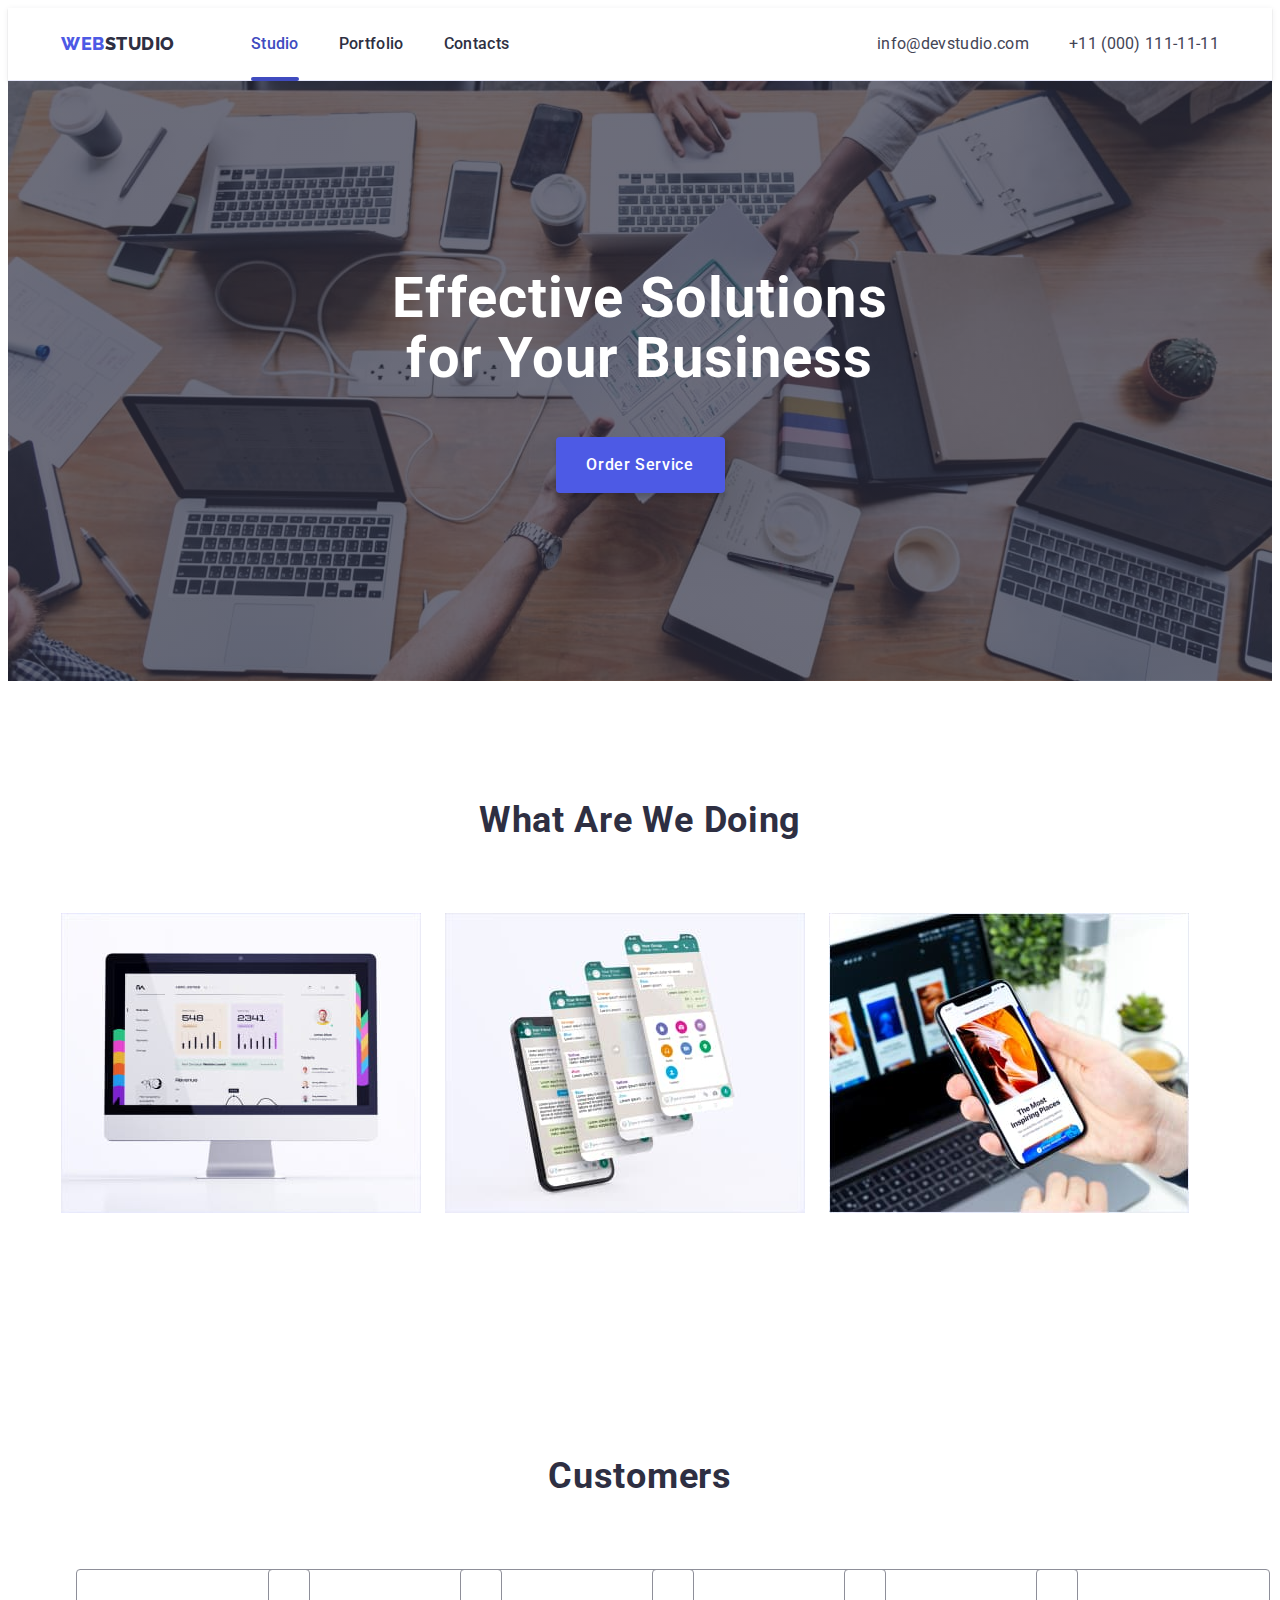
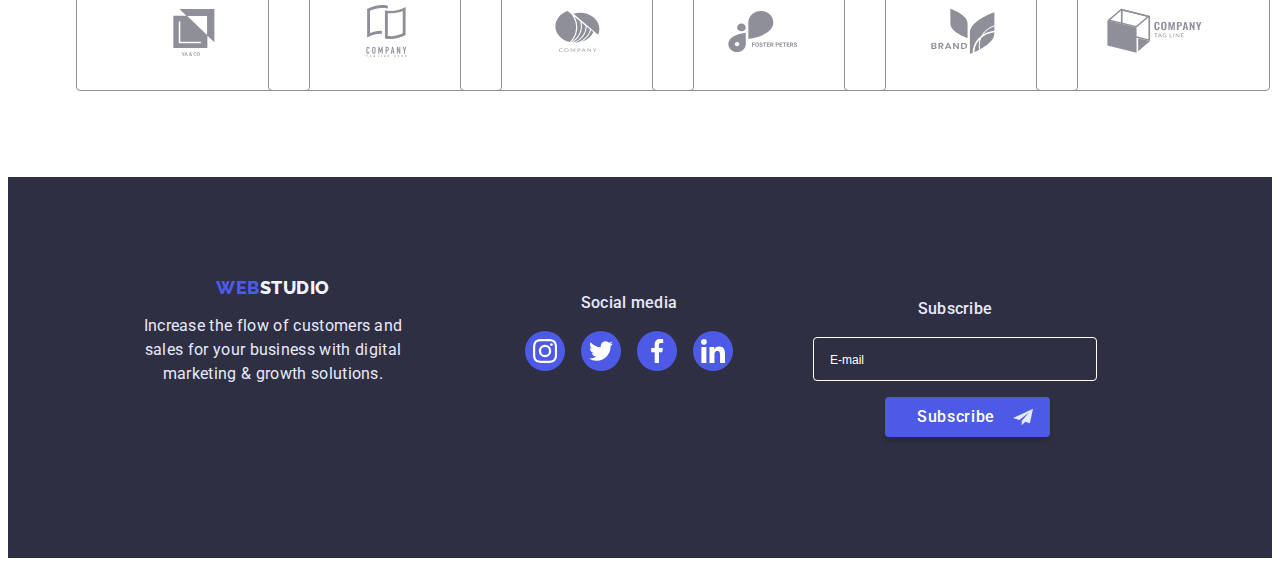
<file: index.html>
<!DOCTYPE html>
<html lang="en">
  <head>
    <meta charset="UTF-8" />
    <meta http-equiv="X-UA-Compatible" content="IE=edge" />
    <meta name="viewport" content="width=device-width, initial-scale=1.0" />
    <title>Studio</title>
    <link
      rel="stylesheet"
      href="https://cdnjs.cloudflare.com/ajax/libs/modern-normalize/1.1.0/modern-normalize.min.css"
      integrity="sha512-wpPYUAdjBVSE4KJnH1VR1HeZfpl1ub8YT/NKx4PuQ5NmX2tKuGu6U/JRp5y+Y8XG2tV+wKQpNHVUX03MfMFn9Q=="
      crossorigin="anonymous"
      referrerpolicy="no-referrer"
    />
    <link rel="preconnect" href="https://fonts.googleapis.com" />
    <link rel="preconnect" href="https://fonts.gstatic.com" crossorigin />
    <link
      href="https://fonts.googleapis.com/css2?family=Raleway:wght@800&family=Roboto:wght@400;500;700;900&display=swap"
      rel="stylesheet"
    />
    <link
    rel="stylesheet"
    href="https://cdnjs.cloudflare.com/ajax/libs/animate.css/4.1.1/animate.min.css"/>
    
    <link rel="stylesheet" href="./css/style.css" />
    <link rel="stylesheet" href="./css/tablet.css" media="screen and (min-width:768px)">
  
    <link rel="stylesheet" href="./css/desctop.css" media="screen and (min-width:1158px)">
    
    
  </head>
  
  <body>
     <header class="page-header">
      <div class="container header-container">
        <nav class="page-nav">
          
          <a class="logo header-logo" href="./index.html"
            >Web<span class="logo-dark">Studio</span></a
          >
          <ul class="menu">
            <li class="menu-item">
              <a class="menu-link current" href="./index.html">Studio</a>
            </li>
            <li class="menu-item">
              <a class="menu-link" href="./portfolio.html">Portfolio</a>
            </li>
            <li class="menu-item">
              <a class="menu-link" href="">Contacts</a>
            </li>
          </ul>
        </nav>
        <address class="heder-adress">
          <ul class="heder-contacts">
            <li>
              <a class="contact" href="mailto:info@devstudio.com"
                >info@devstudio.com</a
              >
            </li>
            <li>
              <a class="contact" href="tel:+110001111111"
                >+11 (000) 111-11-11</a
              >
            </li>
          </ul>
        </address>
        <button type="button" class="mob-menu-btn js-open-menu">open</button>
      </div>
      <div class="modal-mob js-menu-container">
        <button type="button" class="close-btn-mob js-close-menu"><svg class="modal-close" width="8" height="8">
          <use href="./images/icons.svg#icon-close"></use>
        </svg>
          </button>
        <nav class="modal-page-nav">
          
          <ul class="menu-modal">
            <li class="menu-item-modal">
              <a class="menu-link-modal modal-current" href="./index.html">Studio</a>
            </li>
            <li class="menu-item-modal">
              <a class="menu-link-modal" href="./portfolio.html">Portfolio</a>
            </li>
            <li class="menu-item-modal">
              <a class="menu-link-modal" href="">Contacts</a>
            </li>
          </ul>
        </nav>
        <address class="heder-adress-mob">
          <ul class="heder-contacts-mob">
            <li>
              <a class="contact-mob" href="mailto:info@devstudio.com"
                >info@devstudio.com</a
              >
            </li>
            <li>
              <a class="contact-mob" href="tel:+110001111111"
                >+11 (000) 111-11-11</a
              >
            </li>
          </ul>
        </address>
        <ul class="team-soc-list list">
          <li class="team-soc-item">
            <a class="team-soc-link" href="">
              <svg class="team-soc-icon" width="16" height="16">
                <use href="./images/icons.svg#icon-instagram"></use>
              </svg>
            </a>
          </li>
          <li class="team-soc-item">
            <a class="team-soc-link" href="">
              <svg class="team-soc-icon" width="16" height="16">
                <use href="./images/icons.svg#icon-twitter"></use>
              </svg>
            </a>
          </li>
          <li class="team-soc-item">
            <a class="team-soc-link" href="">
              <svg class="team-soc-icon" width="16" height="16">
                <use href="./images/icons.svg#icon-facebook"></use>
              </svg>
            </a>
          </li>
          <li class="team-soc-item">
            <a class="team-soc-link" href="">
              <svg class="team-soc-icon" width="16" height="16">
                <use href="./images/icons.svg#icon-linkedin"></use>
              </svg>
            </a>
          </li>
        </ul>\
      </div>

    </header>
              <!------------------- HERO -------------------->
     <main>
        
        <section class="hero">
          <div class="container">
            <h1 class="hero-text">
              Effective Solutions for Your Business
            </h1>
            <button class="modal-btn" data-modal-open type="button">
              Order Service
            </button>
          </div>
        </section>


      <!------------------------- Section2 -------------------->
      <!--<section class="feature">
        <div class="container feature-container">
          <h2 class="visually-hidden">feature</h2>
          <ul class="feature-list">
            <li class="feature-item">
              <div class="feature-dos">
                <svg class="feature-icon" width="64" height="64">
                  <use href="./images/sec2.svg#icon-antenna"></use>
                </svg>
              </div>
              <h3 class="feature-title">Strategy</h3>
              <p class="feature-desc">
                Our goal is to identify the business problem to walk away with
                the perfect and creative solution.
              </p>
            </li>
            <li class="feature-item">
              <div class="feature-dos">
                <svg class="feature-icon" width="64" height="64">
                  <use href="./images/sec2.svg#icon-clock"></use>
                </svg>
              </div>
              <h3 class="feature-title">Punctuality</h3>
              <p class="feature-desc">
                Bring the key message to the brand's audience for the best price
                within the shortest possible time.
              </p>
            </li>

            <li class="feature-item">
              <div class="feature-dos">
                <svg class="feature-icon" width="64" height="64">
                  <use href="./images/sec2.svg#icon-diagram"></use>
                </svg>
              </div>
              <h3 class="feature-title">Diligence</h3>
              <p class="feature-desc">
                Research and confirm brands that present the strongest digital
                growth opportunities and minimize risk.
              </p>
            </li>
            <li class="feature-item">
              <div class="feature-dos">
                <svg class="feature-icon" width="64" height="64">
                  <use href="./images/sec2.svg#icon-astronaut"></use>
                </svg>
              </div>
              <h3 class="feature-title">Technologies</h3>
              <p class="feature-desc">
                Design practice focused on digital experiences. We bring forth a
                deep passion for problem-solving.
              </p>
            </li>
          </ul>
        </div>
      </section>

      <!--------------------Section3---------------------->
       <section class="aside">
        <div class="container">
          <h2 class="aside-title">What Are We Doing</h2>
          <ul class="aside-list">
            <li class="aside-img">
              <img src="./images/img1.jpg" alt="monitor" width="360" />
            </li>
            <li class="aside-img">
              <img src="./images/img2.jpg" alt="tel" width="360" />
            </li>
            <li class="aside-img">
              <img src="./images/img3.jpg" alt="comp" width="360" />
            </li>
          </ul>
        </div>
      </section>
      <!-----------------------end--Section3----------------->
      <!------------------- Секція 4------------------------->
     
      <!-------------------Customers------------------------->
       <section class="customers">
        <div class="container">
          <h2 class="cust-title">Customers</h2>
          <ul class="cust-list list">
            <li class="cust-item">
              <a class="cust-link" href="">
                <svg class="cust-icon" width="104" height="56">
                  <use href="./images/customer.svg#icon-customer1"></use>
                </svg>
              </a>
            </li>
            <li class="cust-item">
              <a class="cust-link" href="">
                <svg class="cust-icon" width="104" height="56">
                  <use href="./images/customer.svg#icon-customer2"></use>
                </svg>
              </a>
            </li>
            <li class="cust-item">
              <a class="cust-link" href="">
                <svg class="cust-icon" width="104" height="56">
                  <use href="./images/customer.svg#icon-customer3"></use>
                </svg>
              </a>
            </li>
            <li class="cust-item">
              <a class="cust-link" href="">
                <svg class="cust-icon" width="104" height="56">
                  <use href="./images/customer.svg#icon-customer4"></use>
                </svg>
              </a>
            </li>
            <li class="cust-item">
              <a class="cust-link" href="">
                <svg class="cust-icon" width="104" height="56">
                  <use href="./images/customer.svg#icon-customer5"></use>
                </svg>
              </a>
            </li>
            <li class="cust-item">
              <a class="cust-link" href="">
                <svg class="cust-icon" width="104" height="56">
                  <use
                    class="cust-hover"
                    href="./images/customer.svg#icon-customer6"
                  ></use>
                </svg>
              </a>
            </li>
          </ul>
        </div>
      </section>
    </main>
    <!------------------- Підваал-------------------------->

    <footer class="footer">
      <div class="container socfoot">
        <div class="container-foot">
          <a class="logo-foot container-logo" href="./index.html"
            >Web<span class="logo-wiht">Studio</span></a>
          <p class="footer-text">
            Increase the flow of customers and sales for your business with
            digital marketing & growth solutions.
          </p>
        </div>
        <div class="footer-soc">
          <p class="footer-text-soc">Social media</p>
          <ul class="foot-soc-list list">
            <li class="foot-soc-item">
              <a class="foot-soc-link" href="">
                <svg class="team-soc-icon" width="24" height="24">
                  <use href="./images/icons.svg#icon-instagram"></use>
                </svg>
              </a>
            </li>
            <li class="foot-soc-item">
              <a class="foot-soc-link" href="">
                <svg class="team-soc-icon" width="24" height="24">
                  <use href="./images/icons.svg#icon-twitter"></use>
                </svg>
              </a>
            </li>
            <li class="foot-soc-item">
              <a class="foot-soc-link" href="">
                <svg class="team-soc-icon" width="24" height="24">
                  <use href="./images/icons.svg#icon-facebook"></use>
                </svg>
              </a>
            </li>
            <li class="foot-soc-item">
              <a class="foot-soc-link" href="">
                <svg class="team-soc-icon" width="24" height="24">
                  <use href="./images/icons.svg#icon-linkedin"></use>
                </svg>
              </a>
            </li>
          </ul>
        </div>
        <div class="footer-email">
          <p class="footer-text-soc">Subscribe</p>
          <form class="footer-form">
              <label for="user-email" class="footet-imput-email"></label>
              <input type="email" id="user-email" name="user-email" class="footer-input" placeholder="E-mail" required >
              <button class="footer-modal-send" type="submit">Subscribe<svg class="footer-btn-send" width="24" height="20"><use href="./images/icons.svg#icon-Frame"></use></svg></button>
            
          </form>
        </div>
      </div>
    </footer>
    <!------------------------modal-------------------------->
    <div class="backdrop is-hidden" data-modal>
      <div class="modal">
        <button class="modal-close-btn" type="button" data-modal-close>
          <svg class="modal-close" width="8" height="8">
            <use href="./images/icons.svg#icon-close"></use>
          </svg>
        </button>
        <p class="modal-title">Leave your contacts and we will call you back</p>
        <form class="modal-form">
          <div>
          <div class="modal-field">
            <label for="user-name" class="input-text">Name</label>
            <div class="input-wrap">
                <input type="text" id="user-name" name="user-name" class="modal-input" required >
                <svg class="modal-icon" width="18" height="18">
                  <use href="./images/icons.svg#icon-person"></use>
                </svg>
            </div>
          </div>

          <div class="modal-field">
            <label for="user-tel" class="input-text">Phone</label>
            <div class="input-wrap">
                <input type="tel" id="user-tel" name="user-tel" class="modal-input" required >
                <svg class="modal-icon" width="18" height="24">
                  <use href="./images/icons.svg#icon-phone"></use>
                </svg>
            </div>
          </div>

          <div class="modal-field">
            <label for="user-email" class="input-text">Email</label>
            <div class="input-wrap">
                  <input type="email" id="user-email-modal" name="user-email" class="modal-input" required >
                  <svg class="modal-icon" width="18" height="24">
                  <use href="./images/icons.svg#icon-email"></use></svg>
            </div>
          </div>



          <div class="modal-field">
            <label class="input-text" for="user-comment">Comment</label>
            <textarea name="user-comment" id="user-comment" class="modal-textarea" placeholder="Text input"></textarea>
          </div>
          </div>
          <div class="input-accept">
            
              <input type="checkbox" id="accept" name="accept" class="input-check visually-hidden" value="accept">
              
              <label for="accept" class="check-text">
                <span>
                  <svg class="check-icon" width="10" height="8">
                  <use href="./images/icons.svg#icon-Vector"></use></svg>
                </span>
                I accept the terms and conditions of the <a class="link-check" href="">Privacy Policy</a></label>
            
          </div>

          <button class="modal-send" type="submit">Send</button>
        </form>
      </div>
    </div>
    <script src="./js/modal.js"></script>
    <script src="./js/mobile-menu.js"></script>
  </body>
</html>
</file>
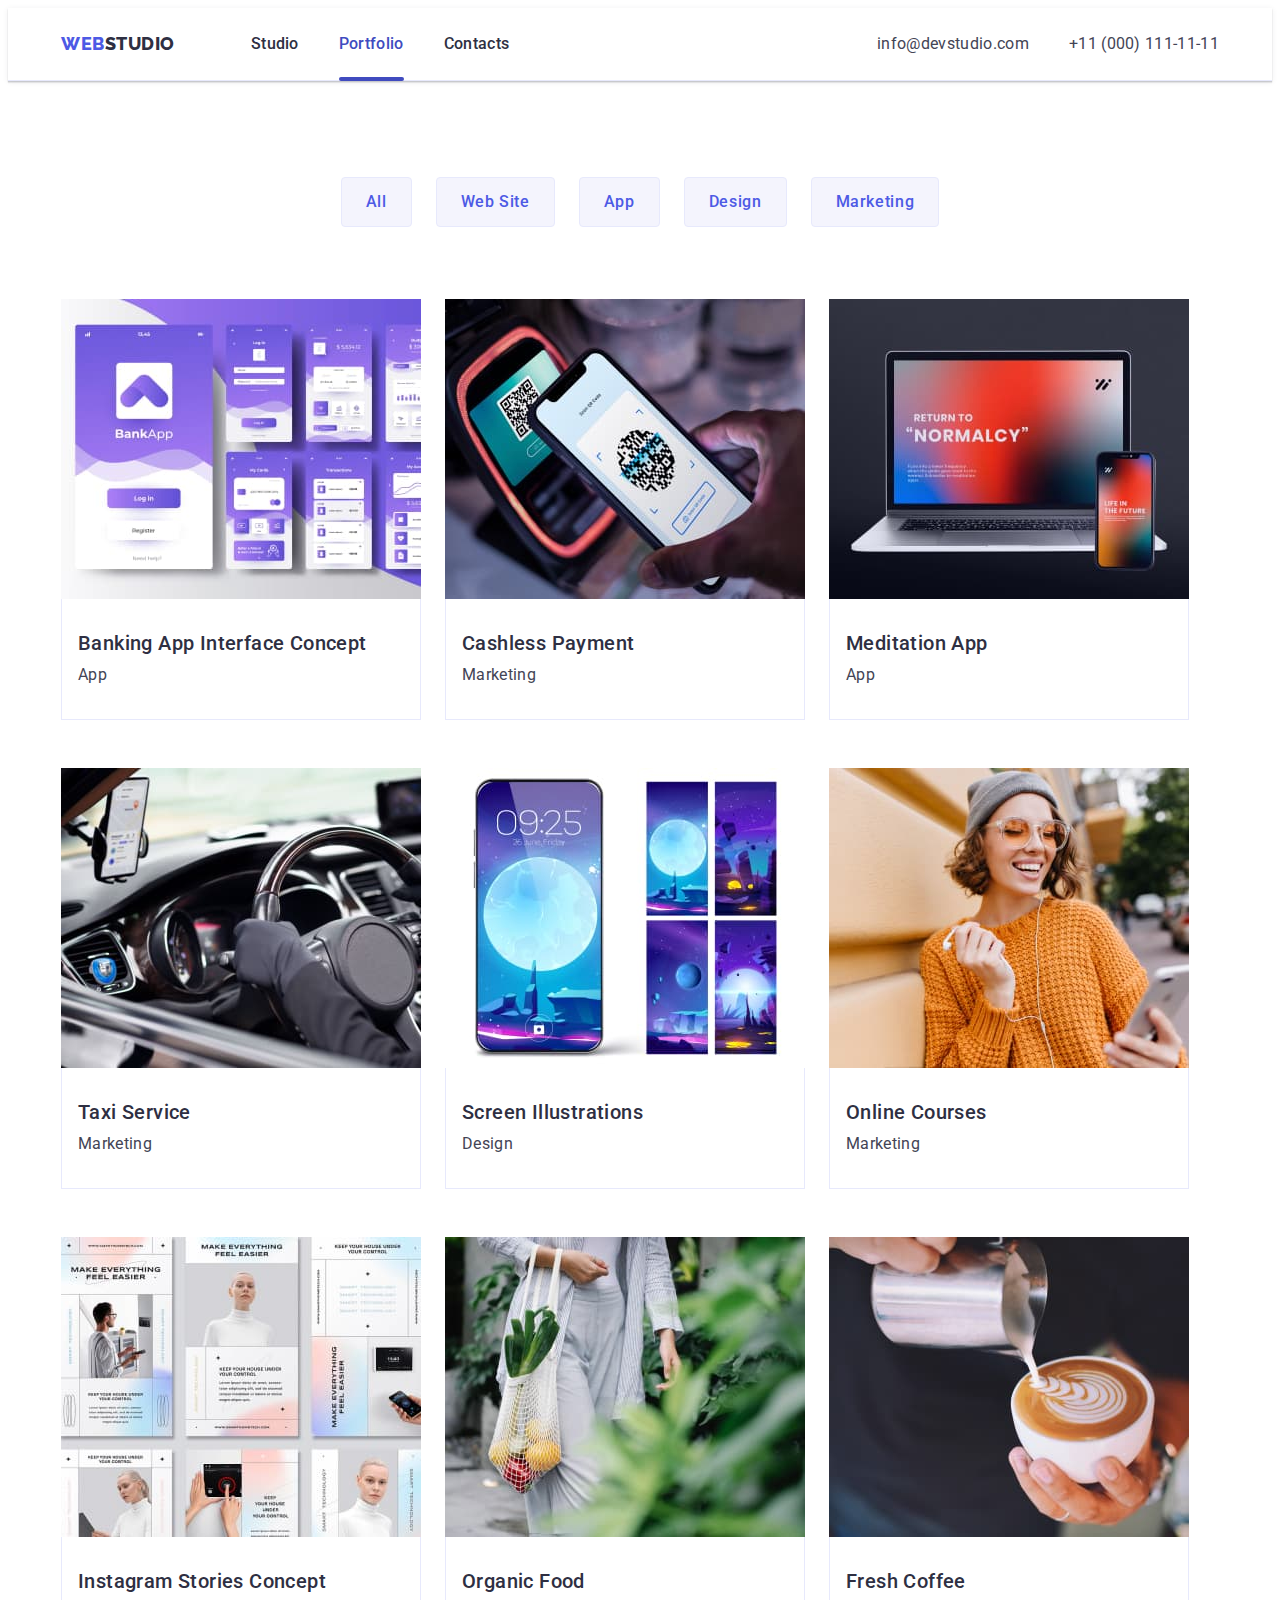
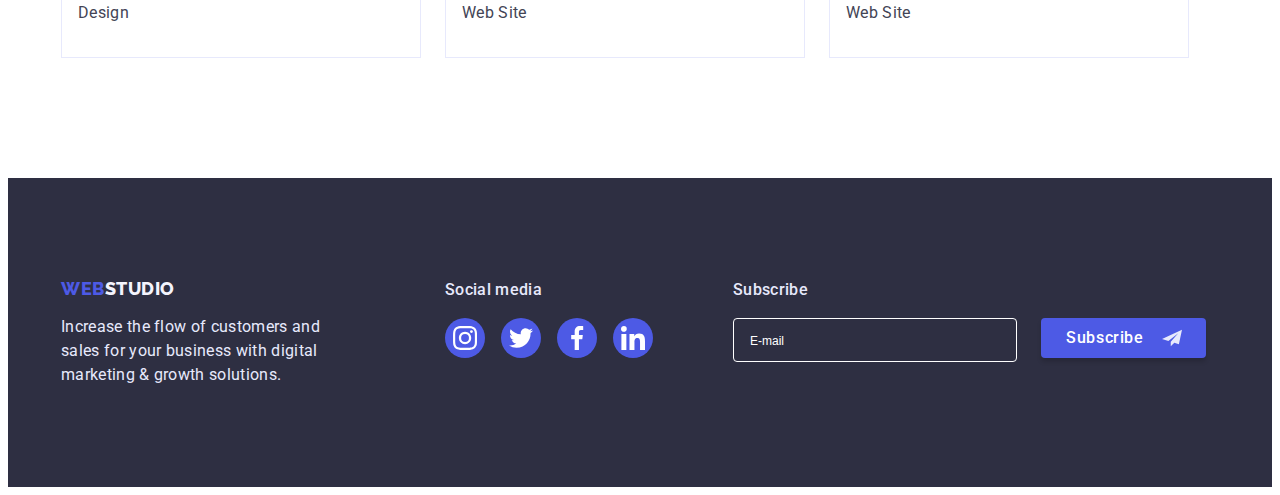
<file: portfolio.html>
<!DOCTYPE html>
<html lang="en">
  <head>
    <meta charset="UTF-8" />
    <meta http-equiv="X-UA-Compatible" content="IE=edge" />
    <meta name="viewport" content="width=device-width, initial-scale=1.0" />
    <link
      rel="stylesheet"
      href="https://cdnjs.cloudflare.com/ajax/libs/modern-normalize/1.1.0/modern-normalize.min.css"
      integrity="sha512-wpPYUAdjBVSE4KJnH1VR1HeZfpl1ub8YT/NKx4PuQ5NmX2tKuGu6U/JRp5y+Y8XG2tV+wKQpNHVUX03MfMFn9Q=="
      crossorigin="anonymous"
      referrerpolicy="no-referrer"
    />
    <link rel="preconnect" href="https://fonts.googleapis.com" />
    <link rel="preconnect" href="https://fonts.gstatic.com" crossorigin />
    <link
      href="https://fonts.googleapis.com/css2?family=Raleway:wght@800&family=Roboto:wght@400;500;700;900&display=swap"
      rel="stylesheet"
    />
    <title>Portfolio</title>

    <link
    rel="stylesheet"
    href="https://cdnjs.cloudflare.com/ajax/libs/animate.css/4.1.1/animate.min.css"
  />
    <link rel="stylesheet" href="./css/styles.css" />
  </head>

  <body>
    <header class="page-header">
      <div class="container header-container">
        <nav class="page-nav">
          <!---------- Навігація на інші сторінки-------------->
          <a class="logo header-logo" href="./index.html"
            >Web<span class="logo-dark">Studio</span></a
          >
          <ul class="menu">
            <li class="menu-item">
              <a class="menu-link" href="./index.html">Studio</a>
            </li>
            <li class="menu-item">
              <a class="menu-link current" href="./portfolio.html">Portfolio</a>
            </li>
            <li class="menu-item">
              <a class="menu-link" href="">Contacts</a>
            </li>
          </ul>
        </nav>
        <address class="contact">
          <ul class="menu">
            <li>
              <a class="contact" href="mailto:info@devstudio.com"
                >info@devstudio.com</a
              >
            </li>
            <li>
              <a class="contact" href="tel:+110001111111"
                >+11 (000) 111-11-11</a
              >
            </li>
          </ul>
        </address>
      </div>
    </header>

    <main>
      <section class="heading">
        <div class="container">
          <h1 class="visually-hidden">heading</h1>
          <ul class="button">
            <li>
              <button class="btn-main" type="button">All</button>
            </li>
            <li>
              <button class="btn-main" type="button">Web Site</button>
            </li>
            <li>
              <button class="btn-main" type="button">App</button>
            </li>
            <li>
              <button class="btn-main" type="button">Design</button>
            </li>
            <li>
              <button class="btn-main" type="button">Marketing</button>
            </li>
          </ul>

          <ul class="filtr">
            <li class="filtr-cnt">
              <a class="filtr-projc" href="">
                <div class="overley-oll">
                 <img
                   src="./images/portfolioi1.jpg"
                   alt="portfolioi1"
                   width="360"
                 />
                 <p class="overley">14 Stylish and User-Friendly App Design Concepts · Task Manager App · Calorie Tracker App · Exotic Fruit Ecommerce App · Cloud Storage App14 Stylish and User-Friendly App Design Concepts · Task Manager App · Calorie Tracker App · Exotic Fruit Ecommerce App · Cloud Storage App14 Stylish and User-Friendly App Design Concepts · Task Manager App · Calorie Tracker App · Exotic Fruit Ecommerce App ·</p>
                </div>
                <div class="img-titl">
                  <h2 class="filtr-item link">Banking App Interface Concept</h2>
                  <p class="filtr-text link">App</p>
                </div>
              </a>
            </li>

            <li class="filtr-cnt">
              <a class="filtr-projc" href=""
                ><div  class="overley-oll">
                  <img
                   src="./images/portfolioi2.jpg"
                   alt="portfolioi2"
                   width="360"
                  >
                  <p class="overley">14 Stylish and User-Friendly App Design Concepts · Task Manager App · Calorie Tracker App · Exotic Fruit Ecommerce App · Cloud Storage App</p>
                </div>
                <div class="img-titl">
                  <h2 class="filtr-item">Cashless Payment</h2>
                  <p class="filtr-text">Marketing</p>
                </div>
              </a>
            </li>
            <li class="filtr-cnt">
              <a class="filtr-projc" href="">
                <div  class="overley-oll">
                  <img
                    src="./images/portfolioi3.jpg"
                    alt="portfolioi3"
                    width="360"
                  /> <p class="overley">14 Stylish and User-Friendly App Design Concepts · Task Manager App · Calorie Tracker App · Exotic Fruit Ecommerce App · Cloud Storage App</p>
                </div>
                <div class="img-titl">
                  <h2 class="filtr-item">Meditation App</h2>
                  <p class="filtr-text">App</p>
                </div>
              </a>
            </li>
            <li class="filtr-cnt">
              <a class="filtr-projc" href="">
                <div  class="overley-oll">
                  <img
                    src="./images/portfolioi4.jpg"
                    alt="portfolioi4"
                    width="360"
                  /> <p class="overley">14 Stylish and User-Friendly App Design Concepts · Task Manager App · Calorie Tracker App · Exotic Fruit Ecommerce App · Cloud Storage App</p>
                </div>
                <div class="img-titl">
                  <h2 class="filtr-item">Taxi Service</h2>
                  <p class="filtr-text">Marketing</p>
                </div>
              </a>
            </li>

            <li class="filtr-cnt">
              <a class="filtr-projc" href="">
                <div  class="overley-oll">
                  <img
                    src="./images/portfolioi5.jpg"
                    alt="portfolioi5"
                    width="360"
                  /> <p class="overley">14 Stylish and User-Friendly App Design Concepts · Task Manager App · Calorie Tracker App · Exotic Fruit Ecommerce App · Cloud Storage App</p>
                </div>
                <div class="img-titl">
                  <h2 class="filtr-item">Screen Illustrations</h2>
                  <p class="filtr-text">Design</p>
                </div></a
              >
            </li>

            <li class="filtr-cnt">
              <a class="filtr-projc" href="">
                <div  class="overley-oll">
                  <img
                    src="./images/portfolioi6.jpg"
                    alt="portfolioi6"
                    width="360"
                  /> <p class="overley">14 Stylish and User-Friendly App Design Concepts · Task Manager App · Calorie Tracker App · Exotic Fruit Ecommerce App · Cloud Storage App</p>
                </div>
                <div class="img-titl">
                  <h2 class="filtr-item">Online Courses</h2>
                  <p class="filtr-text">Marketing</p>
                </div></a
              >
            </li>

            <li class="filtr-cnt">
              <a class="filtr-projc" href="">
                <div  class="overley-oll">
                  <img
                    src="./images/portfolioi7.jpg"
                    alt="portfolioi7"
                    width="360"
                  /> <p class="overley">14 Stylish and User-Friendly App Design Concepts · Task Manager App · Calorie Tracker App · Exotic Fruit Ecommerce App · Cloud Storage App</p>
                </div>
                <div class="img-titl">
                  <h2 class="filtr-item" list>Instagram Stories Concept</h2>
                  <p class="filtr-text">Design</p>
                </div></a
              >
            </li>

            <li class="filtr-cnt">
              <a class="filtr-projc" href="">
                <div  class="overley-oll">
                  <img
                    src="./images/portfolioi8.jpg"
                    alt="portfolioi8"
                    width="360"
                  /> <p class="overley">14 Stylish and User-Friendly App Design Concepts · Task Manager App · Calorie Tracker App · Exotic Fruit Ecommerce App · Cloud Storage App</p>
                </div>
                <div class="img-titl">
                  <h2 class="filtr-item">Organic Food</h2>
                  <p class="filtr-text">Web Site</p>
                </div></a
              >
            </li>

            <li class="filtr-cnt">
              <a class="filtr-projc" href="">
                <div  class="overley-oll">
                  <img
                    src="./images/portfolioi9.jpg"
                    alt="portfolioi9"
                    width="360"
                  /> <p class="overley">14 Stylish and User-Friendly App Design Concepts · Task Manager App · Calorie Tracker App · Exotic Fruit Ecommerce App · Cloud Storage App</p>
                </div>
                <div class="img-titl">
                  <h2 class="filtr-item">Fresh Coffee</h2>
                  <p class="filtr-text">Web Site</p>
                </div></a
              >
            </li>
          </ul>
        </div>
      </section>
    </main>
    <footer class="footer">
      <div class="container socfoot">
        <div class="container-foot">
          <a class="logo container-logo" href="./index.html"
            >Web<span class="logo-wiht">Studio</span></a
          >
          <p class="footer-text">
            Increase the flow of customers and sales for your business with
            digital marketing & growth solutions.
          </p>
        </div>
        <div class="footer-soc">
          <p class="footer-text-soc">Social media</p>
          <ul class="foot-soc-list list">
            <li class="foot-soc-item">
              <a class="foot-soc-link" href="">
                <svg class="team-soc-icon" width="24" height="24">
                  <use href="./images/icons.svg#icon-instagram"></use>
                </svg>
              </a>
            </li>
            <li class="foot-soc-item">
              <a class="foot-soc-link" href="">
                <svg class="team-soc-icon" width="24" height="24">
                  <use href="./images/icons.svg#icon-twitter"></use>
                </svg>
              </a>
            </li>
            <li class="foot-soc-item">
              <a class="foot-soc-link" href="">
                <svg class="team-soc-icon" width="24" height="24">
                  <use href="./images/icons.svg#icon-facebook"></use>
                </svg>
              </a>
            </li>
            <li class="foot-soc-item">
              <a class="foot-soc-link" href="">
                <svg class="team-soc-icon" width="24" height="24">
                  <use href="./images/icons.svg#icon-linkedin"></use>
                </svg>
              </a>
            </li>
          </ul>
        </div>
        <div class="footer-email">
          <form>
            <p class="footer-text-soc">Subscribe</p>
          
            <div  class="footer-form">
              <input type="email" id="user-email" name="user-email" class="footer-input" placeholder="E-mail"required ></form>
              <button class="footer-modal-send" type="submit">Subscribe<svg class="footer-btn-send" width="24" height="20"><use href="./images/icons.svg#icon-Frame"></use></svg></button>
            </div>
          </form>
          
        
      </div>
        </div>
      </div>
    </footer>
  </body>
</html>
</file>
<file: css/style.css>
:root {
    --navy-blue-color: #2e2f42;
    --main-text-color: #434455;
    --iris-color: #4d5ae5;
    --active-color: #404bbf;
    --background-color: #f4f4fd;
    --border-solid: #e7e9fc;
    --hero-text-color:#FFFFFF; 
    --bg-gradient: linear-gradient(rgba(46, 47, 66, 0.7), rgba(46, 47, 66, 0.7));
    --light-slate-color: #8E8F99;
    --trans-nav: 250ms cubic-bezier(0.4, 0, 0.2, 1);
}

.visually-hidden {
    position: absolute;
    width: 1px;
    height: 1px;
    margin: -1px;
    border: 0;
    padding: 0;
    white-space: nowrap;
    clip-path: inset(100%);
    clip: rect(0 0 0 0);
    overflow: hidden;}

    .container {
        max-width: 428px;
        width: 100%;
        padding-left: 15px;
        padding-right: 15px;
        margin: 0 auto;
    }

 p, h1, h2, h3, h4, h5, h6 {
    margin: 0;
}

ul {
    margin: 0;
    padding-left: 0;
    list-style: none;
}

a {
    text-decoration: none;
}

.no-scroll{
    overflow: hidden;
}

img {
    /* display: block; */
    max-width: 100%;
    height: top;
    cursor: pointer;
}

body {
    font-family: "Roboto", sans-serif;
    font-weight: 400;
    font-size: 16px;
    color:var(--main-text-color);
    background-color:var(--hero-text-color);
}
/*-------------heder----------*/

.logo {
    color:var(--iris-color);
    font-family: "Raleway", sans-serif;
    font-weight: 800;
    font-size: 18px;
    line-height: 1.17;
    letter-spacing: 0.03em;
    text-transform: uppercase;
    text-decoration: none;
    padding: 24px 0;
    display: block;
}

.logo-dark {
    color: var(--navy-blue-color)
}
@media screen and (max-width:767px){
    .heder-adress, .menu{
        display: none;
    }
    
}

.page-header {
    border-bottom: 1px solid var(--border-solid);
    box-shadow: 0px 2px 1px rgba(46, 47, 66, 0.08), 0px 1px 1px rgba(46, 47, 66, 0.16), 0px 1px 6px rgba(46, 47, 66, 0.08);
}

.header-container {
    display: flex;
    align-items: center;
}

.mob-menu-btn {
   margin-left: auto; 
}
/*--------------------------------*/
.modal-mob {
    position: fixed;
    top: 0;
    right: 100%;
    height: 100%;
    width: 100%;
    background-color: #fff;
    transition: transform 2250ms linear;

}

.is-open {
    transform: translateX(100%);
}

.close-btn-mob {
    width: 24px;
    height: 24px;
    border-radius: 50%;
    fill: var(--main-text-color);
    background: #E7E9FC;
    border: 1px solid rgba(0, 0, 0, 0.1);
    display: block;
    position: absolute;
    right: 24px;
    top: 24px;
    cursor: pointer;
    transition: background-color var(--trans-nav), fill var(--trans-nav);
}

.close-btn-mob:hover,
.close-btn-mob:focus {
    background: var(--active-color);
    fill: #FFFFFF;
    border-color: transparent;
}


.modal-page-nav {

}
.menu-modal {
    font-weight: 700;
    font-size: 36px;
    color: #2E2F42;
    line-height: 1.11;
    letter-spacing: 0.02em;
    text-transform: capitalize;
    padding-top: 80px;
    
    padding-left: 40px;
    transition: color var(--trans-nav);
}

.menu-modal:hover,
.menu-modal:focus {
    color:var(--active-color);
}

.menu-item-modal {
    margin-bottom: 40px;   
}
.menu-link-modal {
}
.modal-current {
}
.heder-contacts-mob {
    margin-top: 250px;
    padding-left: 40px;
    margin-bottom: 40px;
}
   
.contact-mob {
    font-weight: 500;
    font-size: 20px;
    line-height: 1.2;
    letter-spacing: 0.02em;
    color: #434455;
    font-style: normal;
    text-decoration: none;
    transition: color var(--trans-nav);
    padding-bottom: 40px;
}

.contact-mob:hover,
.contact-mob:focus {
    font-weight: 700;
    font-size: 36px;
    line-height: 1.11;
    letter-spacing: 0.02em;
    text-transform: capitalize;
    color: #4D5AE5;
}

.team-soc-list {
    display:flex;
    justify-content: center;
    gap: 24px;
    justify-content: space-around;
    align-items: flex-end;
}

.team-soc-item {
    width: 40px;
    height: 40px;
    margin: ;
}

.team-soc-link {
    width: 100%;
    height: 100%;
    border-radius: 50%;
    background-color:var(--iris-color);
    display: flex;
    align-items: center;
    justify-content: center;
    transition: background-color var(--trans-nav);
}

.team-soc-icon{
   fill:#FFFFFF;
}

.team-soc-link:hover,
.team-soc-link:focus {
    background-color: var(--active-color);
}

 .team-list-img {
    background-color: #FFFFFF;
 }
.feature-memory {
    visibility: hidden;
    }
    

/*-------------- HERO--Button--btn ------------------*/
.hero {
    background: var(--navy-blue-color);
    background-image: var(--bg-gradient), url(../images/herobcg.jpg);
    background-repeat: no-repeat;
    background-position: center;
    background-size: cover;
    text-align: center;
    padding: 112px 0 112px 0;
    max-width: 1440px;
    margin: 0 auto;
    }

    .hero-text {
        font-weight: 700;
        font-size: 36px;
        line-height: 1.11;
        text-align: center;
        letter-spacing: 0.02em;
        color:var(--hero-text-color);
        max-width: 320px;
        margin: 0 auto;
        margin-bottom: 72px;
    }

    .modal-btn {
        width: 169px;
        height: 56px;
        font-family: "Roboto", sans-serif;
        font-weight: 500;
        font-size: 16px;
        line-height: 1.5;
        letter-spacing: 0.04em;
        color:var(--hero-text-color);
        background:var(--iris-color);
        box-shadow: 0px 4px 4px rgba(0, 0, 0, 0.15);
        border-radius: 4px;
        border: 1px solid transparent;
        cursor: pointer;
        transition: background-color var(--trans-nav);
    }
    
    .modal-btn:hover,
    .modal-btn:focus {
        background-color:var(--active-color);
    }
/*---------------------Section2-------------------*/
    .feature {
        padding-top: 96px;
        padding-bottom: 96px;
    }
    
    .feature-container {
        align-items: center;
    }
    
    .feature-list{
        display: flex;
        flex-direction:column ;
        gap: 72px;
    }
    
    .feature-hero {
        color: var(--main-text-color);
    }
    
    .feature-dos{
       display: none;
    }
    
    .feature-title {
        font-weight: 700;
        font-size: 36px;
        line-height: 1.11;
        letter-spacing: 0.02em;
        color: var(--navy-blue-color);
        margin-bottom: 8px;
        text-align: center;
    }
    
    
    .feature-desc {
        font-size: 16px;
        font-weight: 500;
        line-height: 1.5;
        letter-spacing: 0.02em;
        color: var(--main-text-color);
    }
    
    .hero-desc, .filtr-text {
        font-size: 16px;
        line-height: 1.5;
        letter-spacing: 0.02em;
        color: var(--main-text-color);
    }
/*----------------Section3----------------------------*/
.aside {
    display: none;
}

/*===========Section4==========*/
@media screen and (max-width:767px){
    .team
     display: block;
    }

.team {
    background-color: #F4F4FD;

    padding-bottom: 120px;
}
.team-title {
    text-align: center;
    padding: 96px 133px 72px;
    font-weight: 700;
    font-size: 36px;
    line-height: 1.11;
    letter-spacing: 0.02em;
    text-transform: capitalize;

}

.images-team {
    display: inline-block;
}

.team-list {
    display: flex;
    gap: 24px;
    text-align: center;
    flex-basis: calc((100% - 48px) / 3);
    flex-direction: column;
    padding-left: 82px;
    padding-right: 82px;
}
.team-item {
    background-color: #FFFFFF;
    padding-bottom: 32px;
    border-radius: 0px 0px 4px 4px;
    box-shadow: 0px 1px 6px rgba(46, 47, 66, 0.08),
        0px 1px 1px rgba(46, 47, 66, 0.16),
        0px 2px 1px rgba(46, 47, 66, 0.08);
}
 .team-desc {
    line-height: 1.5;
    letter-spacing: 0.02em;
    margin-bottom: 8px;
 }

.team-item-title {
    font-weight: 500;
    font-size: 20px;
    line-height: 1.2;
    letter-spacing: 0.02em;
    color: var(--navy-blue-color);
    margin-top: 32px;
    margin-bottom: 8px;
}


.team-soc-list {
    display:flex;
    justify-content: center;
    gap: 24px;
}

.team-soc-item {
    width: 40px;
    height: 40px;
}

.team-soc-link {
    width: 100%;
    height: 100%;
    border-radius: 50%;
    background-color:var(--iris-color);
    display: flex;
    align-items: center;
    justify-content: center;
    transition: background-color var(--trans-nav);
}

.team-soc-icon{
   fill:#FFFFFF;
}

.team-soc-link:hover,
.team-soc-link:focus {
    background-color: var(--active-color);
}

 .team-list-img {
    background-color: #FFFFFF;
 }
.feature-memory {
    visibility: hidden;
    }

    
 /*--------------------------Customers--------------------*/    

 
.customers {
    padding-top: 120px;   
    padding-bottom: 120px;
    }
    
    .cust-title {
        font-size: 36px;
        line-height: 1.11;
        font-weight: 700;
        text-align: center;
        text-transform: capitalize;
        color: var(--navy-blue-color);
        letter-spacing: 0.02em;
        margin-bottom: 72px;
    }
    
    .cust-list {
        display: flex;
        flex-wrap: wrap;
        justify-content: center;
        gap: 72px 16px;
        
    }
    
    .cust-item {
        width: 168px;
        height: 88px;
    }
        
    .cust-link {
        width: 100%;
        height: 100%;
        display: flex;
        align-items: center;
        justify-content: center;
        border: 1px solid var(--light-slate-color);
        border-radius: 4px;
        padding: 16px 32px;
        color:var(--light-slate-color);
        transition: color var(--trans-nav), border-color var(--trans-nav);
    }
    
    .cust-icon {
        fill:currentColor;
    }
    
    .cust-link:hover,
    .cust-link:focus {
        color: var(--active-color);
        border-color: var(--active-color);
    }

  /*=====================Підваал======================*/

.footer {
    background-color: var(--navy-blue-color);
    padding: 96px 0 96px 0;
  
}

.container-foot{
    padding: 0 0 72px;
}

.logo-foot {
    color:var(--iris-color);
    font-family: "Raleway", sans-serif;
    font-weight: 800;
    font-size: 18px;
    line-height: 1.17;
    letter-spacing: 0.03em;
    text-transform: uppercase;
    text-decoration: none;
    display: block;  
}

 .logo-wiht {
    color:var(--background-color);
    color: #f4f4fd;
 }

 .footer-text {
    width: 264px;
    line-height: 1.5;
    letter-spacing: 0.02em;
     color:var(--border-solid);
     background:var(--navy-blue-color);
    margin-top: 16px;
 }

 .footer-soc {
    padding-bottom: 72px;
 }

 .socfoot{
    display: flex;
    align-content: center;
    flex-direction: column;
    flex-wrap: nowrap;
    justify-content: flex-start;
    align-items: center;
    text-align: center;
 }

 .foot-soc-item {
     width: 40px;
     height: 40px;
     gap: 16px;
 }

 .foot-soc-list{
    display: flex;
    gap: 16px;
 }

 .footer-text-soc {
    margin-bottom: 16px; 
    font-style: normal;
    font-weight: 500;
    line-height: 1.5;
    letter-spacing: 0.02em;
    color: var(--border-solid);
}

.foot-soc-link {
    width: 100%;
    height: 100%;
    border-radius: 50%;
    background-color: var(--iris-color);
    display: flex;
    align-items: center;
    justify-content: center;
    transition: background-color var(--trans-nav) ;
}

.foot-soc-icon {
    fill: #FFFFFF;
}

.foot-soc-link:hover,
.foot-soc-link:focus {
    background-color: #31D0AA;
    transform: none;
}

.footer-email {

}

.footer-input::placeholder {
    color: #FFFFFF;
    font-style: normal;
    font-weight: 400;
    font-size: 12px;
    line-height: 24px;

}

.footer-input {
    display: flex;
    width: 348px;
    height: 40px;
    color: #FFFFFF;
    border: 1px solid #FFFFFF;
    border-radius: 4px;
    outline: transparent; 
    padding-left: 16px;
    background: content-box;
}

.footer-form {
  display: flex;  
  flex-direction: column;
  align-items: center;
}

.footer-modal-send{
    display: flex;
    align-items: center;
    width: 165px;
    height: 40px;
    font-family: "Roboto", sans-serif;
    font-weight: 500;
    font-size: 16px;
    line-height: 1.5;
    letter-spacing: 0.04em;
    color: var(--hero-text-color);
    background: var(--iris-color);
    box-shadow: 0px 4px 4px rgba(0, 0, 0, 0.15);
    border-radius: 4px;
    border: 1px solid transparent;
    cursor: pointer;
    transition: background-color var(--trans-nav);
    text-align: center;
    justify-content: center;
    margin-top: 16px;
    transition: transform 250ms cubic-bezier(0.4, 0, 0.2, 1), var(--trans-nav);
}

.footer-modal-send:hover, .footer-modal-send:focus {
    background-color: var(--active-color);
}
    
.modal-close-btn:hover
.footer-btn{
    margin-left: 24px;
}

.footer-btn-send{
    fill: #E7E9FC;
    vertical-align: sub;
    margin-left: 16px;
    
}   
 /*--------------------------modal--------------------*/   
.backdrop {
    position: fixed;
    top: 0;
    width: 100%;
    height: 100%;
    z-index: 100;
    background-color: rgba(46, 47, 66, 0.4);
    transition: opacity var(--trans-nav), visibility var(--trans-nav);
}


.modal{
    max-width: 392px;
    width: 100%;
    min-height: 584px;
    background: #FCFCFC;
    border-radius: 4px;
    position: absolute;
    top: 50%;
    left: 50%;
    transform: translate(-50%, -50%) scale(1);
    transition-property: opaciti, visibility, transform;
    padding: 72px 24px 24px;
}

.modal-close {
    vertical-align: middle;
}

.modal-close-btn{
    width: 24px;
    height: 24px;
    border-radius: 50%;
    fill: var(--main-text-color);
    background: #E7E9FC;
    border: 1px solid rgba(0, 0, 0, 0.1);
    display: block;
    position: absolute;
    right: 24px;
    top: 24px;
    cursor: pointer;
    transition: background-color var(--trans-nav), fill var(--trans-nav);
}

.modal-close-btn:hover,
.modal-close-btn:focus {
    background: var(--active-color);
    fill: #FFFFFF;
    border-color: transparent;
}

.backdrop.is-hidden .modal{
    transform: translate(-50%, -50%) scale(0);
}

.is-hidden {
    opacity: 0;
    visibility: hidden;
    pointer-events: none;
}

.modal-title{
    font-size: 16px;
    font-weight: 500;
    line-height: 1.5;
    color: #2E2F42;
    text-align: center;
    letter-spacing: 0.02em;
    margin-bottom: 16px;
}

.modal-field {
    margin-bottom: 8px;
}

.modal-field:last-child {
    margin-bottom: 16px;   
}

.input-wrap{
    position: relative;
}

.modal-icon {
    position: absolute;
    left: 16px;
    top: 50%;
    transform: translateY(-50%);
    margin-right: 4px;
    fill: #2E2F42;
    transition: fill 250ms cubic-bezier(0.4, 0, 0.2, 1);
}

.modal-input{
    width: 100%;
    height: 40px;
    border: 1px solid rgba(46, 47, 66, 0.4);
    border-radius: 4px;
    outline: transparent; 
    padding-left: 38px;
    transition: border-color 250ms cubic-bezier(0.4, 0, 0.2, 1), fill 250ms cubic-bezier(0.4, 0, 0.2, 1); 
}

.modal-input:focus {
    border-color: var(--active-color);
}

.modal-input:focus + .modal-icon {
    fill: var(--iris-color);
}

.modal-input::placeholder{
    font-weight: 400;
    font-size: 12px;
    line-height: 1,1px;
    letter-spacing: 0.04em;
    color: rgba(46, 47, 66, 0.4);
    padding-left: 20px;
}

.input-text {
    display:block;
    font-weight: 400;
    font-size: 12px;
    line-height: 14px;
    letter-spacing: 0.04em;
    color: #8E8F99;
    margin-bottom: 4px;
}

.modal-textarea {
    display: block;
    width: 100%;
    height: 120px;
    border: 1px solid rgba(46, 47, 66, 0.4);
    border-radius: 4px;
    outline: transparent;
    padding: 10px;
    resize: none;
    font-weight: 400;
    font-size: 12px;
    letter-spacing: 0.04em;
    padding-left: 16px;
}

.modal-textarea:focus {
    border-color: var(--active-color);
}


.check-text{
    font-size: 12px;
    display: flex;
    align-items: center;
    letter-spacing: 0.04em;
    color: #8E8F99;
    font-weight: 400;
    line-height: 14px;
}

.check-text span {
    width: 16px;
    height: 16px;
    border: 1px solid rgba(46, 47, 66, 0.4);
    border-radius: 2px;
    margin-right: 8px;
    display: flex;
    align-items: center;
    justify-content:center;
    fill: transparent;
}

.link-check {
    text-decoration: underline;
    white-space: break-spaces;
    font-size: 12px;
    display: flex;
    align-items: center;
    letter-spacing: 0.04em;
    font-weight: 400;
    line-height: 16px;
    color: #4D5AE5;
    padding-left: 3px;

}

.link-check:hover, .link-check:focus {
    color: var(--active-color);}

.input-check:checked + .check-text span {
    background-color: #404BBF;
    fill: #F4F4FD;
}

.input-check:focus + .check-text span {
    border-color: #404BBF; 
}

.input-accept{
    display:flex;
    margin-bottom: 24px;
    
}
.input-check{
margin-right: 8px;
margin-bottom: 24px;
}

.modal-send{
width: 169px;
height: 56px;
font-family: "Roboto", sans-serif;
font-weight: 500;
font-size: 16px;
line-height: 1.5;
letter-spacing: 0.04em;
color: var(--hero-text-color);
background: var(--iris-color);
box-shadow: 0px 4px 4px rgba(0, 0, 0, 0.15);
border-radius: 4px;
border: 1px solid transparent;
cursor: pointer;
transition: background-color var(--trans-nav);
display: block;
margin-left: auto;
margin-right: auto;
}

.modal-send:hover,
.modal-send:focus {
    background-color:var(--active-color);
}
</file>
<file: css/tablet.css>
.container {
    max-width: 768px;
}
/*-------------heder----------*/

.page-nav {
    display: flex;
    align-items: center;
    margin-right: auto;
}

.header-logo{
    margin-right: 120px;
}

.menu {
    display: flex;
    gap: 40px;
}

.menu-link {
    font-weight: 500;
    font-size: 16px;
    line-height: 1.5;
    letter-spacing: 0.02em;
    color:var(--navy-blue-color);
    padding-top: 24px;
    padding-bottom: 24px;
    display: block;
    transition: color var(--trans-nav);
}

.menu-link:hover,
.menu-link:focus {
    color:var(--active-color);
}

/*---------------- CONTACT -----------------*/
.heder-contacts {
    display: flex;
    flex-direction: column;
    gap: 12px;
}

.contact {
    font-size: 12px;
    line-height: 1.17;
    letter-spacing: 0.04em;
    color:var(--main-text-color);
    font-style: normal;
    text-decoration: none;
    transition: color var(--trans-nav);
}


.contact:hover,
.contact:focus {
    color:var(--active-color);
}



.current{
    position: relative;
    color:var(--active-color);
}

.current:after{
    content: "";
    position: absolute;
    left: 0;
    bottom: -1px;
    width: 100%;
    height: 4px;
    border-radius: 2px;
    background-color: var(--active-color);
}

.mob-menu-btn {
    display: none;
}


/*-------------- HERO--Button--btn ------------------*/
.hero-text{
    font-size: 56px;
    line-height: 1.07;
    max-width: 496px;
    margin-bottom: 36px;
}
/*---------------------Section2-------------------*/
.feature-title {
    text-align: left;
}

.feature-list{
    flex-direction:row ;
    flex-wrap: wrap;
    gap: 72px 24px;
}

.feature-item{
flex-basis: calc((100% - 24px) / 2);
}
/*----------------Section3----------------------------*/

/*--------------------------modal--------------------*/
.modal{
    max-width: 408px;
 
 }

/*===========Section4==========*/
 
.team {
    background-color: #F4F4FD;
    padding-top: 120px;
    padding-bottom: 120px;
}

.team-list {
    display: flex;
    justify-content: center;
    flex-direction:row ;
    flex-wrap: wrap;
    gap: 64px 24px;
    text-align: center;
    flex-basis: calc((100% - 48px) / 3);
}
.team-item {
    background-color: #FFFFFF;
    padding-bottom: 32px;
    border-radius: 0px 0px 4px 4px;
    box-shadow: 0px 1px 6px rgba(46, 47, 66, 0.08),
        0px 1px 1px rgba(46, 47, 66, 0.16),
        0px 2px 1px rgba(46, 47, 66, 0.08);
}
 .team-desc {
    line-height: 1.5;
    letter-spacing: 0.02em;
    margin-bottom: 8px;
 }

.team-item-title {
    font-weight: 500;
    font-size: 20px;
    line-height: 1.2;
    letter-spacing: 0.02em;
    color: var(--navy-blue-color);
    margin-top: 32px;
    margin-bottom: 8px;
}


.team-soc-list {
    display:flex;
    justify-content: center;
    gap: 24px;
}

.team-soc-item {
    width: 40px;
    height: 40px;
}

.team-soc-link {
    width: 100%;
    height: 100%;
    border-radius: 50%;
    background-color:var(--iris-color);
    display: flex;
    align-items: center;
    justify-content: center;
    transition: background-color var(--trans-nav);
}

.team-soc-icon{
   fill:#FFFFFF;
}

.team-soc-link:hover,
.team-soc-link:focus {
    background-color: var(--active-color);
}

 .team-list-img {
    background-color: #FFFFFF;
 }
.feature-memory {
    visibility: hidden;
    }
    /*-----------------Customers--------------------*/
    
/* .customers {
    padding-top: 120px;   
    padding-bottom: 120px;
    }
    
    .cust-title {
        font-size: 36px;
        line-height: 1.11;
        text-align: center;
        text-transform: capitalize;
        color: var(--navy-blue-color);
        letter-spacing: 0.02em;
        margin-bottom: 72px;
    } */
    
    .cust-list {
        gap: 72px 24px;
    }
    /* 
    .cust-item {
        width: 168px;
        height: 88px;
    }
        
    .cust-link {
        width: 100%;
        height: 100%;
        display: flex;
        align-items: center;
        justify-content: center;
        border: 1px solid var(--light-slate-color);
        border-radius: 4px;
        padding: 16px 32px;
        color:var(--light-slate-color);
        transition: color var(--trans-nav), border-color var(--trans-nav);
    }
    
    .cust-icon {
        fill:currentColor;
    }
    
    .cust-link:hover,
    .cust-link:focus {
        color: var(--active-color);
        border-color: var(--active-color);
    }  */

     /*=====================Підваал======================*/

.footer {
    background-color: var(--navy-blue-color);
    padding: 96px 0 96px 0;
}

.container-foot{
    width: 264px;
    margin-left: 80px;
}

 .logo-wiht {
    color:var(--background-color);
    color: #f4f4fd;
 }

 .footer-text {
    width: 264px;
    line-height: 1.5;
    letter-spacing: 0.02em;
     color:var(--border-solid);
     background:var(--navy-blue-color);
    margin-top: 16px;
 }

 .footer-soc {
    margin-left: 24px;
 }

 .socfoot{
    
    display: flex;
    
    flex-direction: row;
   
    flex-wrap: wrap;
 }

 .foot-soc-item {
     width: 40px;
     height: 40px;
     gap: 16px;
 }

 .foot-soc-list{
    display: flex;
    gap: 16px;
 }

 .footer-text-soc {
    margin-bottom: 16px; 
    font-style: normal;
    font-weight: 500;
    line-height: 1.5;
    letter-spacing: 0.02em;
    color: var(--border-solid);
}

.foot-soc-link {
    width: 100%;
    height: 100%;
    border-radius: 50%;
    background-color: var(--iris-color);
    display: flex;
    align-items: center;
    justify-content: center;
    transition: background-color var(--trans-nav) ;
}

.foot-soc-icon {
    fill: #FFFFFF;
}

.foot-soc-link:hover,
.foot-soc-link:focus {
    background-color: #31D0AA;
    transform: none;
}

.footer-email {
    margin-left: 80px;
    
}

.footer-input::placeholder {
    color: #FFFFFF;
    font-style: normal;
    font-weight: 400;
    font-size: 12px;
    line-height: 24px;

}



.footer-input {
    display: flex;
    width: 264px;
    height: 40px;
    color: #FFFFFF;
    border: 1px solid #FFFFFF;
    border-radius: 4px;
    outline: transparent; 
    padding-left: 16px;
    background: content-box;
}

.footer-form {
  display: block;
}

.footer-modal-send{
    display: flex;
    align-items: center;
    width: 165px;
    height: 40px;
    font-family: "Roboto", sans-serif;
    font-weight: 500;
    font-size: 16px;
    line-height: 1.5;
    letter-spacing: 0.04em;
    color: var(--hero-text-color);
    background: var(--iris-color);
    box-shadow: 0px 4px 4px rgba(0, 0, 0, 0.15);
    border-radius: 4px;
    border: 1px solid transparent;
    cursor: pointer;
    transition: background-color var(--trans-nav);
    padding-left: 24px;
    margin-left: 24px;
    transition: transform 250ms cubic-bezier(0.4, 0, 0.2, 1), var(--trans-nav);
}

.footer-modal-send:hover, .footer-modal-send:focus {
    background-color: var(--active-color);
}
    
.modal-close-btn:hover
.footer-btn{
    margin-left: 24px;
}

.footer-btn-send{
    fill: #E7E9FC;
    vertical-align: sub;
    margin-left: 16px;
    
}
</file>
<file: css/desctop.css>
.page-header {
    display: flex;
    border-bottom: 1px solid var(--border-solid);
    box-shadow: 0px 2px 1px rgba(46, 47, 66, 0.08), 0px 1px 1px rgba(46, 47, 66, 0.16), 0px 1px 6px rgba(46, 47, 66, 0.08);
}

.container {
    max-width: 1158px;
}

.header-logo{
    margin-right: 76px;
}

/*---------------- CONTACT -----------------*/

.contact {
    font-size: 16px;
    line-height: 1.5;
    letter-spacing: 0.02em;
}
.heder-contacts {
    flex-direction: row;
    gap: 40px;
}

/*-------------- HERO--Button--btn ------------------*/

.hero {
    padding: 188px 0 188px 0;
    max-width: 1440px;
    margin: 0 auto;
    }

.hero-text {
    margin-bottom: 48px;
}

.btn-main {
    font-family: "Roboto", sans-serif;
    font-weight: 500;
    font-size: 16px;
    line-height: 1.5;
    letter-spacing: 0.04em;
    color: var(--iris-color);
    background: var(--background-color);
    padding: 12px 24px;
    border-radius: 4px;
    border: 1px solid var(--border-solid);
    cursor: pointer;
    transition: background-color var(--trans-nav), color var(--trans-nav), border-color var(--trans-nav), box-shadow var(--trans-nav) ;
}

.btn-main:hover,
.btn-main:focus {
    color: var(--hero-text-color);
    background: var(--active-color);
    border-color: transparent;
    box-shadow: 0px 3px 1px rgba(0, 0, 0, 0.1), 0px 2px 1px rgba(0, 0, 0, 0.08), 0px 2px 2px rgba(0, 0, 0, 0.12);
}
/*-------------end--HERO--Button--btn-------------*/
/*---------------------Section2-------------------*/

.feature {
    padding-top: 120px;
    padding-bottom: 0;
}

.feature-container {
    align-items: center;
}

.feature-list{
    display: flex;
    gap: 24px;
}

.feature-hero {
    color: var(--main-text-color);
}

.feature-item{
flex-basis: calc((100% - 72px) / 4);
}

.feature-dos{
    display: block;
    text-align: center;
    background-color: #F4F4FD;
    height: 112px;
    padding-top: 24px;
    border-radius: 4px;
    margin-bottom: 8px;
}

.feature-title {
    font-weight: 500;
    font-size: 20px;
    line-height: 1.2;
}


.feature-desc {
    font-weight: 400;
}

.hero-desc, .filtr-text {
    font-size: 16px;
    line-height: 1.5;
    letter-spacing: 0.02em;
    color: var(--main-text-color);
}

/*----------------Section3----------------------------*/

.aside {
    display: block;
    padding-top: 120px;
    padding-bottom: 120px;
}

.aside-list {
    display: flex;
    gap: 24px;
    flex-basis: calc((100% - 48px) / 3);
}
.aside-img {
    border: var(--border-solid);
}


.aside-title, .team-title {
    font-size: 36px;
    line-height: 1.11;
    text-align: center;
    text-transform: capitalize;
    color: var(--navy-blue-color);
    letter-spacing: 0.02em;
    margin-bottom: 72px;
}

 .ourteam {
    font-size: 36px;
    line-height: 1.11;
    text-align: center;
    text-transform: capitalize;
    color: var(--navy-blue-color);
    letter-spacing: 0.02em;
    
 }
 /*===========Section4==========*/
 
.team {
    background-color: #F4F4FD;
    padding-top: 120px;
    padding-bottom: 120px;
}

.team-list {
    display: flex;
    flex-wrap: nowrap;
    gap: 24px;
    text-align: center;
    flex-basis: calc((100% - 48px) / 3);
}
.team-item {
    background-color: #FFFFFF;
    padding-bottom: 32px;
    border-radius: 0px 0px 4px 4px;
    box-shadow: 0px 1px 6px rgba(46, 47, 66, 0.08),
        0px 1px 1px rgba(46, 47, 66, 0.16),
        0px 2px 1px rgba(46, 47, 66, 0.08);
}
 .team-desc {
    line-height: 1.5;
    letter-spacing: 0.02em;
    margin-bottom: 8px;
 }

.team-item-title {
    font-weight: 500;
    font-size: 20px;
    line-height: 1.2;
    letter-spacing: 0.02em;
    color: var(--navy-blue-color);
    margin-top: 32px;
    margin-bottom: 8px;
}


.team-soc-list {
    display:flex;
    justify-content: center;
    gap: 24px;
}

.team-soc-item {
    width: 40px;
    height: 40px;
}

.team-soc-link {
    width: 100%;
    height: 100%;
    border-radius: 50%;
    background-color:var(--iris-color);
    display: flex;
    align-items: center;
    justify-content: center;
    transition: background-color var(--trans-nav);
}

.team-soc-icon{
   fill:#FFFFFF;
}

.team-soc-link:hover,
.team-soc-link:focus {
    background-color: var(--active-color);
}

 .team-list-img {
    background-color: #FFFFFF;
 }
.feature-memory {
    visibility: hidden;
    }

 /*====================PORTFOLIO BODY=====================*/
 
.heading{
    padding: 96px 0 120px 0;
}

.button {
    display: flex;
    gap: 24px;
    justify-content: center;
    align-items: center;
    margin-bottom: 72px;
}

.filtr {
    display: flex;
    flex-wrap: wrap;
    gap: 48px 24px;
    flex-basis: calc((100% - 48px) / 3);
}

.filtr-cnt {
    display: block; 
}

.overley-oll{
    position: relative;
    overflow: hidden;
}

.overley{
    position: absolute;
    top: 0;
    font-size: 16px;
    line-height: 24px;
    letter-spacing: 0.02em;
    color: #F4F4FD;
    background-color: var(--iris-color);
    padding: 40px 32px 0 32px;
    height: 100%;
    transform: translateY(100%);
    transition: transform var(--trans-nav);
    overflow: auto;
}

.filtr-cnt:hover .overley{
    transform: translate(0);
}
   

.img-titl {
    padding: 32px 16px;
    border: 1px solid var(--border-solid);
    border-top: none;
}

.filtr-item {
    font-weight: 500;
    font-size: 20px;
    line-height: 1.2;
    letter-spacing: 0.02em;
    color: var(--navy-blue-color);
    margin-bottom: 8px;
}

.filtr-text {
    line-height: 1.5;
    letter-spacing: 0.02em;
}

.filtr-projc {
display: inline-block;
transition: box-shadow var(--trans-nav);
}
 
.filtr-projc:hover,
.filtr-projc:focus{
    box-shadow: 0px 1px 6px rgba(46, 47, 66, 0.08), 0px 1px 1px rgba(46, 47, 66, 0.16), 0px 2px 1px rgba(46, 47, 66, 0.08);
}


 /*=====================Підваал======================*/

.footer {
    background-color: var(--navy-blue-color);
    padding: 100px 0 100px 0;
}

.container-foot{
    width: 264px;
}


 .logo-wiht {
    color:var(--background-color);
    color: #f4f4fd;
 }

 .footer-text {
    width: 264px;
    line-height: 1.5;
    letter-spacing: 0.02em;
     color:var(--border-solid);
     background:var(--navy-blue-color);
    margin-top: 16px;
 }

 .footer-soc {
    margin-left: 120px;
 }

 .socfoot{
    display: flex;
 }

 .foot-soc-item {
     width: 40px;
     height: 40px;
     gap: 16px;
 }

 .foot-soc-list{
    display: flex;
    gap: 16px;
 }

 .footer-text-soc {
    margin-bottom: 16px; 
    font-style: normal;
    font-weight: 500;
    line-height: 1.5;
    letter-spacing: 0.02em;
    color: var(--border-solid);
}

.foot-soc-link {
    width: 100%;
    height: 100%;
    border-radius: 50%;
    background-color: var(--iris-color);
    display: flex;
    align-items: center;
    justify-content: center;
    transition: background-color var(--trans-nav) ;
}

.foot-soc-icon {
    fill: #FFFFFF;
}

.foot-soc-link:hover,
.foot-soc-link:focus {
    background-color: #31D0AA;
    transform: none;
}

.footer-email {
    margin-left: 80px;
}

.footer-input::placeholder {
    color: #FFFFFF;
    font-style: normal;
    font-weight: 400;
    font-size: 12px;
    line-height: 24px;

}



.footer-input {
    display: flex;
    width: 264px;
    height: 40px;
    color: #FFFFFF;
    border: 1px solid #FFFFFF;
    border-radius: 4px;
    outline: transparent; 
    padding-left: 16px;
    background: content-box;
}

.footer-form {
  display: flex;  
}

.footer-modal-send{
    display: flex;
    align-items: center;
    width: 165px;
    height: 40px;
    font-family: "Roboto", sans-serif;
    font-weight: 500;
    font-size: 16px;
    line-height: 1.5;
    letter-spacing: 0.04em;
    color: var(--hero-text-color);
    background: var(--iris-color);
    box-shadow: 0px 4px 4px rgba(0, 0, 0, 0.15);
    border-radius: 4px;
    border: 1px solid transparent;
    cursor: pointer;
    transition: background-color var(--trans-nav);
    padding-left: 24px;
    margin-left: 24px;
    transition: transform 250ms cubic-bezier(0.4, 0, 0.2, 1), var(--trans-nav);
}

.footer-modal-send:hover, .footer-modal-send:focus {
    background-color: var(--active-color);
}
    
.modal-close-btn:hover
.footer-btn{
    margin-left: 24px;
}

.footer-btn-send{
    fill: #E7E9FC;
    vertical-align: sub;
    margin-left: 16px;
    
}


/*--------------------------Customers--------------------*/

 .customers {
padding-top: 120px;   
padding-bottom: 120px;
}

.cust-title {
    font-size: 36px;
    line-height: 1.11;
    text-align: center;
    text-transform: capitalize;
    color: var(--navy-blue-color);
    letter-spacing: 0.02em;
    margin-bottom: 72px;
}

.cust-list {
    display: flex;
    gap: 24px;
    justify-content: center;
}
 
 .cust-item {
    width: 168px;
    height: 88px;
}
    
.cust-link {
    width: 100%;
    height: 100%;
    display: flex;
    align-items: center;
    justify-content: center;
    border: 1px solid var(--light-slate-color);
    border-radius: 4px;
    padding: 16px 32px;
    color:var(--light-slate-color);
    transition: color var(--trans-nav), border-color var(--trans-nav);
}

.cust-icon {
    fill:currentColor;
}

.cust-link:hover,
.cust-link:focus {
    color: var(--active-color);
    border-color: var(--active-color);
} 

/*--------------------------modal--------------------*/
</file>
<file: css/styles.css>
:root {
    --navy-blue-color: #2e2f42;
    --main-text-color: #434455;
    --iris-color: #4d5ae5;
    --active-color: #404bbf;
    --background-color: #f4f4fd;
    --border-solid: #e7e9fc;
    --hero-text-color:#FFFFFF; 
    --bg-gradient: linear-gradient(rgba(46, 47, 66, 0.7), rgba(46, 47, 66, 0.7));
    --light-slate-color: #8E8F99;
    --trans-nav: 250ms cubic-bezier(0.4, 0, 0.2, 1);
}

 p, h1, h2, h3, h4, h5, h6 {
    margin: 0;
}

ul {
    margin: 0;
    padding-left: 0;
    list-style: none;
}

a {
    text-decoration: none;
}

.no-scroll{
    overflow: hidden;
}

img {
    display: block;
    max-width: 100%;
    height: top;
    cursor: pointer;
}

body {
    font-family: "Roboto", sans-serif;
    font-weight: 400;
    font-size: 16px;
    color:var(--main-text-color);
    background-color:var(--hero-text-color);
}

.page-header {
    display: flex;
    border-bottom: 1px solid var(--border-solid);
    box-shadow: 0px 2px 1px rgba(46, 47, 66, 0.08), 0px 1px 1px rgba(46, 47, 66, 0.16), 0px 1px 6px rgba(46, 47, 66, 0.08);
}

.container {
    width: 1158px;
    padding-left: 15px;
    padding-right: 15px;
    margin: 0 auto;
   /* outline: 2px solid #9a3dbc;*/
}

.header-container {
    display: flex;
    align-items: center;
}

.page-nav {
    display: flex;
    align-items: center;
    margin-right: auto;
}

.header-logo{
    margin-right: 76px;
}

.logo {
    color:var(--iris-color);
    font-family: "Raleway", sans-serif;
    font-weight: 800;
    font-size: 18px;
    line-height: 1.17;
    letter-spacing: 0.03em;
    text-transform: uppercase;
    text-decoration: none;
}

.logo-dark {
    color: var(--navy-blue-color)
}

.menu {
    display: flex;
    gap: 40px;
}

.menu-link {
    font-weight: 500;
    font-size: 16px;
    line-height: 1.5;
    letter-spacing: 0.02em;
    color:var(--navy-blue-color);
    padding-top: 24px;
    padding-bottom: 24px;
    display: block;
    transition: color var(--trans-nav);
}

.menu-link:hover,
.menu-link:focus {
    color:var(--active-color);
}

/*---------------- CONTACT -----------------*/
.contact {
    font-size: 16px;
    line-height: 1.5;
    letter-spacing: 0.02em;
    color:var(--main-text-color);
    font-style: normal;
    text-decoration: none;
    transition: color var(--trans-nav);
}

.contact:hover,
.contact:focus {
    color:var(--active-color);
}

.current{
    position: relative;
    color:var(--active-color);
}

.current:after{
    content: "";
    position: absolute;
    left: 0;
    bottom: -1px;
    width: 100%;
    height: 4px;
    border-radius: 2px;
    background-color: var(--active-color);
}

/*-------------- HERO--Button--btn ------------------*/

.hero {
    background: var(--navy-blue-color);
    background-image: var(--bg-gradient), url(../images/herobcg.jpg);
    background-repeat: no-repeat;
    background-position: center;
    background-size: cover;
    text-align: center;
    padding: 188px 0 188px 0;
    max-width: 1440px;
    margin: 0 auto;
    }

.hero-desc {
color: var(--main-text-color);
}

.hero-text {
    font-weight: 700;
    font-size: 56px;
    line-height: 1.07;
    text-align: center;
    letter-spacing: 0.02em;
    color:var(--hero-text-color);
    width: 496px;
    margin: 0 auto;
}

.text-container {
    margin-bottom: 48px;
}

.modal-btn {
    width: 169px;
    height: 56px;
    font-family: "Roboto", sans-serif;
    font-weight: 500;
    font-size: 16px;
    line-height: 1.5;
    letter-spacing: 0.04em;
    color:var(--hero-text-color);
    background:var(--iris-color);
    box-shadow: 0px 4px 4px rgba(0, 0, 0, 0.15);
    border-radius: 4px;
    border: 1px solid transparent;
    cursor: pointer;
    transition: background-color var(--trans-nav);
}



.modal-btn:hover,
.modal-btn:focus {
    background-color:var(--active-color);
}
.btn-main {
    font-family: "Roboto", sans-serif;
    font-weight: 500;
    font-size: 16px;
    line-height: 1.5;
    letter-spacing: 0.04em;
    color: var(--iris-color);
    background: var(--background-color);
    padding: 12px 24px;
    border-radius: 4px;
    border: 1px solid var(--border-solid);
    cursor: pointer;
    transition: background-color var(--trans-nav), color var(--trans-nav), border-color var(--trans-nav), box-shadow var(--trans-nav) ;
}

.btn-main:hover,
.btn-main:focus {
    color: var(--hero-text-color);
    background: var(--active-color);
    border-color: transparent;
    box-shadow: 0px 3px 1px rgba(0, 0, 0, 0.1), 0px 2px 1px rgba(0, 0, 0, 0.08), 0px 2px 2px rgba(0, 0, 0, 0.12);
}
/*-------------end--HERO--Button--btn-------------*/
/*---------------------Section2-------------------*/
.feature {
    padding-top: 120px;
}

.feature-container {
    align-items: center;
}

.feature-list{
    display: flex;
    gap: 24px;
}

.feature-hero {
    color: var(--main-text-color);
}

.feature-item{
flex-basis: calc((100% - 48px) / 4);
}

.feature-dos{
    text-align: center;
    background-color: #F4F4FD;
    height: 112px;
    padding-top: 24px;
    border-radius: 4px;
    margin-bottom: 8px;
}

/*.feature-icon{}*/
.feature-title {
    font-weight: 500;
    font-size: 20px;
    line-height: 1.2;
    letter-spacing: 0.02em;
    color: var(--navy-blue-color);
    margin-bottom: 8px;
}


.feature-desc {
    font-size: 16px;
    line-height: 1.5;
    letter-spacing: 0.02em;
    color: var(--main-text-color);
}

.hero-desc, .filtr-text {
    font-size: 16px;
    line-height: 1.5;
    letter-spacing: 0.02em;
    color: var(--main-text-color);
}

/*----------------Section3----------------------------*/
.aside {
    padding-top: 120px;
    padding-bottom: 120px;
}

.aside-list {
    display: flex;
    gap: 24px;
    flex-basis: calc((100% - 48px) / 3);
}
.aside-img {
    border: var(--border-solid);
}
/*----------------end--Section3---------*/
.aside-title, .team-title {
    font-size: 36px;
    line-height: 1.11;
    text-align: center;
    text-transform: capitalize;
    color: var(--navy-blue-color);
    letter-spacing: 0.02em;
    margin-bottom: 72px;
}

 .ourteam {
    font-size: 36px;
    line-height: 1.11;
    text-align: center;
    text-transform: capitalize;
    color: var(--navy-blue-color);
    letter-spacing: 0.02em;
    
 }
 /*===========Section4==========*/
.team {
    background-color: #F4F4FD;
    padding-top: 120px;
    padding-bottom: 120px;
}

.team-list {
    display: flex;
    gap: 24px;
    text-align: center;
    flex-basis: calc((100% - 48px) / 3);
}
.team-item {
    background-color: #FFFFFF;
    padding-bottom: 32px;
    border-radius: 0px 0px 4px 4px;
    box-shadow: 0px 1px 6px rgba(46, 47, 66, 0.08),
        0px 1px 1px rgba(46, 47, 66, 0.16),
        0px 2px 1px rgba(46, 47, 66, 0.08);
}
 .team-desc {
    line-height: 1.5;
    letter-spacing: 0.02em;
    margin-bottom: 8px;
 }

.team-item-title {
    font-weight: 500;
    font-size: 20px;
    line-height: 1.2;
    letter-spacing: 0.02em;
    color: var(--navy-blue-color);
    margin-top: 32px;
    margin-bottom: 8px;
}
/*.list {}.team-social {}*/

.team-soc-list {
    display:flex;
    justify-content: center;
    gap: 24px;
}

.team-soc-item {
    width: 40px;
    height: 40px;
}

.team-soc-link {
    width: 100%;
    height: 100%;
    border-radius: 50%;
    background-color:var(--iris-color);
    display: flex;
    align-items: center;
    justify-content: center;
    transition: background-color var(--trans-nav);
}

.team-soc-icon{
   fill:#FFFFFF;
}

.team-soc-link:hover,
.team-soc-link:focus {
    background-color: var(--active-color);
}

 .team-list-img {
    background-color: #FFFFFF;
 }
.feature-memory {
    visibility: hidden;
    }

.visually-hidden {
    position: absolute;
    width: 1px;
    height: 1px;
    margin: -1px;
    border: 0;
    padding: 0;
    white-space: nowrap;
    clip-path: inset(100%);
    clip: rect(0 0 0 0);
    overflow: hidden;
}

 /*====================PORTFOLIO BODY=====================*/
.heading{
    padding: 96px 0 120px 0;
}

.button {
    display: flex;
    gap: 24px;
    justify-content: center;
    align-items: center;
    margin-bottom: 72px;
}

.filtr {
    display: flex;
    flex-wrap: wrap;
    gap: 48px 24px;
    flex-basis: calc((100% - 48px) / 3);
}

.filtr-cnt {
    display: block; 
}

.overley-oll{
    position: relative;
    overflow: hidden;
}

.overley{
    position: absolute;
    top: 0;
    font-size: 16px;
    line-height: 24px;
    letter-spacing: 0.02em;
    color: #F4F4FD;
    background-color: var(--iris-color);
    padding: 40px 32px 0 32px;
    height: 100%;
    transform: translateY(100%);
    transition: transform var(--trans-nav);
    overflow: auto;
}

.filtr-cnt:hover .overley{
    transform: translate(0);
}
   

.img-titl {
    padding: 32px 16px;
    border: 1px solid var(--border-solid);
    border-top: none;
}

.filtr-item {
    font-weight: 500;
    font-size: 20px;
    line-height: 1.2;
    letter-spacing: 0.02em;
    color: var(--navy-blue-color);
    margin-bottom: 8px;
}

.filtr-text {
    line-height: 1.5;
    letter-spacing: 0.02em;
}

.filtr-projc {
display: inline-block;
transition: box-shadow var(--trans-nav);
}
 
.filtr-projc:hover,
.filtr-projc:focus{
    box-shadow: 0px 1px 6px rgba(46, 47, 66, 0.08), 0px 1px 1px rgba(46, 47, 66, 0.16), 0px 2px 1px rgba(46, 47, 66, 0.08);
}

 /*=====================Підваал======================*/

.footer {
    background-color: var(--navy-blue-color);
    padding: 100px 0 100px 0;
}

.container-foot{
    width: 264px;
}

/*.container-logo }*/
 .logo-wiht {
    color:var(--background-color);
    color: #f4f4fd;
 }

 .footer-text {
    width: 264px;
    line-height: 1.5;
    letter-spacing: 0.02em;
     color:var(--border-solid);
     background:var(--navy-blue-color);
    margin-top: 16px;
 }

 .footer-soc {
    margin-left: 120px;
 }

 .socfoot{
    display: flex;
 }

 .foot-soc-item {
     width: 40px;
     height: 40px;
     gap: 16px;
 }

 .foot-soc-list{
    display: flex;
    gap: 16px;
 }

 .footer-text-soc {
    margin-bottom: 16px; 
    font-style: normal;
    font-weight: 500;
    line-height: 1.5;
    letter-spacing: 0.02em;
    color: var(--border-solid);
}

.foot-soc-link {
    width: 100%;
    height: 100%;
    border-radius: 50%;
    background-color: var(--iris-color);
    display: flex;
    align-items: center;
    justify-content: center;
    transition: background-color var(--trans-nav) ;
}

.foot-soc-icon {
    fill: #FFFFFF;
}

.foot-soc-link:hover,
.foot-soc-link:focus {
    background-color: #31D0AA;
    transform: none;
}

.footer-email {
    margin-left: 80px;
}

.footer-input::placeholder {
    color: #FFFFFF;
    font-style: normal;
    font-weight: 400;
    font-size: 12px;
    line-height: 24px;

}



.footer-input {
    display: flex;
    width: 264px;
    height: 40px;
    color: #FFFFFF;
    border: 1px solid #FFFFFF;
    border-radius: 4px;
    outline: transparent; 
    padding-left: 16px;
    background: content-box;
}

.footer-form {
  display: flex;  
}

.footer-modal-send{
    display: flex;
    align-items: center;
    width: 165px;
    height: 40px;
    font-family: "Roboto", sans-serif;
    font-weight: 500;
    font-size: 16px;
    line-height: 1.5;
    letter-spacing: 0.04em;
    color: var(--hero-text-color);
    background: var(--iris-color);
    box-shadow: 0px 4px 4px rgba(0, 0, 0, 0.15);
    border-radius: 4px;
    border: 1px solid transparent;
    cursor: pointer;
    transition: background-color var(--trans-nav);
    padding-left: 24px;
    margin-left: 24px;
    transition: transform 250ms cubic-bezier(0.4, 0, 0.2, 1), var(--trans-nav);
}

.footer-modal-send:hover, .footer-modal-send:focus {
    background-color: var(--active-color);
}
    
.modal-close-btn:hover
.footer-btn{
    margin-left: 24px;
}

.footer-btn-send{
    fill: #E7E9FC;
    vertical-align: sub;
    margin-left: 16px;
    
}

/*--------------------------Customers--------------------*/

.customers {
padding-top: 120px;   
padding-bottom: 120px;
}

.cust-title {
    font-size: 36px;
    line-height: 1.11;
    text-align: center;
    text-transform: capitalize;
    color: var(--navy-blue-color);
    letter-spacing: 0.02em;
    margin-bottom: 72px;
}

.cust-list {
    display: flex;
    gap: 24px;
    justify-content: center;
}

.cust-item {
    width: 168px;
    height: 88px;
}
    
.cust-link {
    width: 100%;
    height: 100%;
    display: flex;
    align-items: center;
    justify-content: center;
    border: 1px solid var(--light-slate-color);
    border-radius: 4px;
    padding: 16px 32px;
    color:var(--light-slate-color);
    transition: color var(--trans-nav), border-color var(--trans-nav);
}

.cust-icon {
    fill:currentColor;
}

.cust-link:hover,
.cust-link:focus {
    color: var(--active-color);
    border-color: var(--active-color);
}

/*--------------------------modal--------------------*/
.backdrop {
    position: fixed;
    top: 0;
    width: 100%;
    height: 100%;
    z-index: 100;
    background-color: rgba(46, 47, 66, 0.4);
    transition: opacity var(--trans-nav), visibility var(--trans-nav);
}

.modal{
    width: 408px;
    min-height: 584px;
    background: #FCFCFC;
    border-radius: 4px;
    position: absolute;
    top: 50%;
    left: 50%;
    transform: translate(-50%, -50%) scale(1);
    transition-property: opaciti, visibility, transform;
    padding: 72px 24px 24px;
}

.modal-close {
    vertical-align: middle;
}

.modal-close-btn{
    width: 24px;
    height: 24px;
    border-radius: 50%;
    fill: var(--main-text-color);
    background: #E7E9FC;
    border: 1px solid rgba(0, 0, 0, 0.1);
    display: block;
    position: absolute;
    right: 24px;
    top: 24px;
    cursor: pointer;
    transition: background-color var(--trans-nav), fill var(--trans-nav);
}

.modal-close-btn:hover,
.modal-close-btn:focus {
    background: var(--active-color);
    fill: #FFFFFF;
    border-color: transparent;
}

.backdrop.is-hidden .modal{
    transform: translate(-50%, -50%) scale(0);
}

.is-hidden {
    opacity: 0;
    visibility: hidden;
    pointer-events: none;
}

.modal-title{
    font-size: 16px;
    font-weight: 500;
    color: #2E2F42;
    text-align: center;
    letter-spacing: 0.02em;
    margin-bottom: 16px;
}

.modal-field {
    margin-bottom: 8px;
}

.modal-field:last-child {
    margin-bottom: 16px;   
}

.input-wrap{
    position: relative;
}

.modal-icon {
    position: absolute;
    left: 16px;
    top: 50%;
    transform: translateY(-50%);
    margin-right: 4px;
    fill: #2E2F42;
    transition: fill 250ms cubic-bezier(0.4, 0, 0.2, 1);
}

.modal-input{
    width: 100%;
    height: 40px;
    border: 1px solid rgba(46, 47, 66, 0.4);
    border-radius: 4px;
    outline: transparent; 
    padding-left: 38px;
    transition: border-color 250ms cubic-bezier(0.4, 0, 0.2, 1), fill 250ms cubic-bezier(0.4, 0, 0.2, 1); 
}

.modal-input:focus {
    border-color: var(--active-color);
}

.modal-input:focus + .modal-icon {
    fill: var(--iris-color);
}

.modal-input::placeholder{
    font-weight: 400;
    font-size: 12px;
    line-height: 1,1px;
    letter-spacing: 0.04em;
    color: rgba(46, 47, 66, 0.4);
    padding-left: 20px;
}

.input-text {
    display:block;
    font-weight: 400;
    font-size: 12px;
    line-height: 14px;
    letter-spacing: 0.04em;
    color: #8E8F99;
    margin-bottom: 4px;
}

.modal-textarea {
    display: block;
    width: 100%;
    height: 120px;
    border: 1px solid rgba(46, 47, 66, 0.4);
    border-radius: 4px;
    outline: transparent;
    padding: 10px;
    resize: none;
    font-weight: 400;
    font-size: 12px;
    letter-spacing: 0.04em;
    padding-left: 16px;
}

.modal-textarea:focus {
    border-color: var(--active-color);
}


.check-text{
    font-size: 12px;
    display: flex;
    align-items: center;
    letter-spacing: 0.04em;
    color: #8E8F99;
    font-weight: 400;
    line-height: 14px;
}

.check-text span {
    width: 16px;
    height: 16px;
    border: 1px solid rgba(46, 47, 66, 0.4);
    border-radius: 2px;
    margin-right: 8px;
    display: flex;
    align-items: center;
    justify-content:center;
    fill: transparent;
}

.link-check {
    text-decoration: underline;
    white-space: break-spaces;
    font-size: 12px;
    display: flex;
    align-items: center;
    letter-spacing: 0.04em;
    font-weight: 400;
    line-height: 16px;
    color: #4D5AE5;
    padding-left: 3px;




}

.link-check:hover, .link-check:focus {
    color: var(--active-color);}

.input-check:checked + .check-text span {
    background-color: #404BBF;
    fill: #F4F4FD;
}

.input-check:focus + .check-text span {
    border-color: #404BBF; 
}

.input-accept{
    display:flex;
    margin-bottom: 24px;
    
}
.input-check{
margin-right: 8px;
margin-bottom: 24px;
}

.modal-send{
width: 169px;
height: 56px;
font-family: "Roboto", sans-serif;
font-weight: 500;
font-size: 16px;
line-height: 1.5;
letter-spacing: 0.04em;
color: var(--hero-text-color);
background: var(--iris-color);
box-shadow: 0px 4px 4px rgba(0, 0, 0, 0.15);
border-radius: 4px;
border: 1px solid transparent;
cursor: pointer;
transition: background-color var(--trans-nav);
display: block;
margin-left: auto;
margin-right: auto;
}

.modal-send:hover,
.modal-send:focus {
    background-color:var(--active-color);
}
</file>
